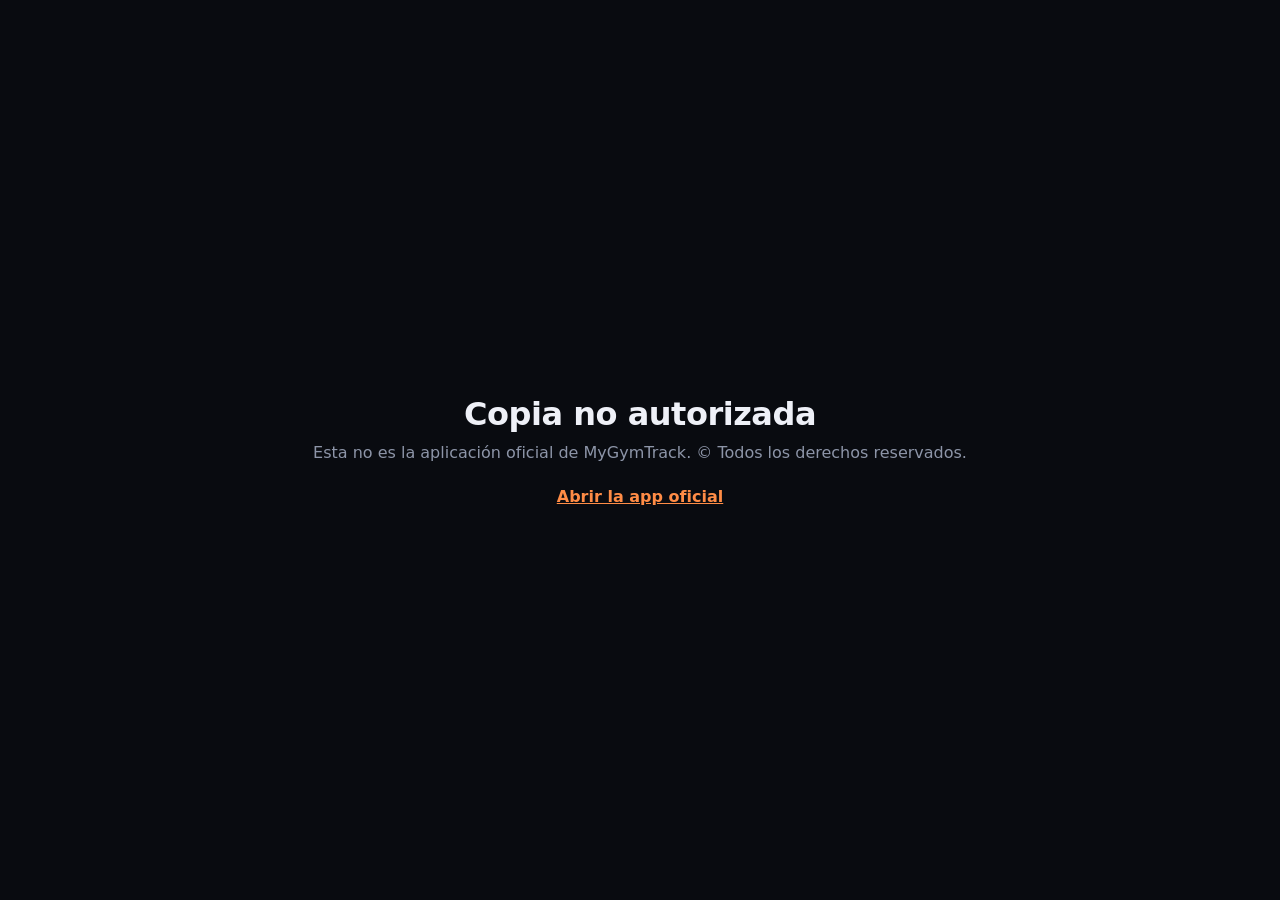
<file: index.html>
<!DOCTYPE html>
<html lang="es">
<head>
<meta charset="UTF-8">
<meta name="viewport" content="width=device-width, initial-scale=1, maximum-scale=1, viewport-fit=cover">
<meta name="theme-color" content="#090b10">
<meta name="mobile-web-app-capable" content="yes">
<meta name="apple-mobile-web-app-capable" content="yes">
<meta name="apple-mobile-web-app-status-bar-style" content="black-translucent">
<title>MyGymTrack</title>
<style>html{background:#090b10}</style>
<script>
(function () {
  try {
    var s = JSON.parse(localStorage.getItem('gt_settings') || '{}');
    var p = s.themeScheme;
    var light = p === 'claro' || (p === 'auto' && window.matchMedia && window.matchMedia('(prefers-color-scheme: light)').matches);
    if (light) {
      document.documentElement.setAttribute('data-scheme', 'light');
      document.documentElement.style.background = '#eef0f6';
      document.documentElement.style.colorScheme = 'light';
      var m = document.querySelector('meta[name="theme-color"]'); if (m) m.setAttribute('content', '#eef0f6');
    }
  } catch (e) {}
})();
</script>
<link rel="manifest" href="manifest.json">
<link rel="icon" href="icons/logo-192.png?v=92">
<meta name="apple-mobile-web-app-title" content="MyGymTrack">
<meta name="format-detection" content="telephone=no">
<link rel="apple-touch-icon" href="icons/apple-touch-icon.png?v=92">
<link rel="apple-touch-icon" sizes="152x152" href="icons/apple-touch-icon-152.png?v=92">
<link rel="apple-touch-icon" sizes="167x167" href="icons/apple-touch-icon-167.png?v=92">
<link rel="apple-touch-icon" sizes="180x180" href="icons/apple-touch-icon.png?v=92">
<link rel="stylesheet" href="css/styles.css?v=92">
</head>
<body>


<script src="js/errlog.js?v=92"></script>
<script src="js/intro.js?v=92"></script>

<div class="bg-glow" id="bgGlow" data-motion="lava" aria-hidden="true"><i></i><i></i><i></i><i></i><i></i></div>

<div id="app">
  <header class="app-header">
    <div class="title-row">
      <div class="brand">
        <svg class="brand-logo" viewBox="0 0 100 100" width="40" height="40" role="img" aria-label="MyGymTrack">
          <defs>
            <linearGradient id="blBg" x1="0" y1="0" x2="1" y2="1"><stop offset="0" stop-color="#1e2233"/><stop offset=".7" stop-color="#0c0e15"/><stop offset="1" stop-color="#2a1631"/></linearGradient>
            <linearGradient id="blCh" x1="0" y1="0" x2="0" y2="1"><stop offset="0" stop-color="#fafbff"/><stop offset=".18" stop-color="#cdd3e0"/><stop offset=".5" stop-color="#78809a"/><stop offset=".52" stop-color="#5c6376"/><stop offset=".85" stop-color="#a8afc0"/><stop offset="1" stop-color="#e2e6f0"/></linearGradient>
            <linearGradient id="blHd" x1="0" y1="0" x2="0" y2="1"><stop offset="0" stop-color="#686e84"/><stop offset=".12" stop-color="#464b5e"/><stop offset=".5" stop-color="#222632"/><stop offset="1" stop-color="#0e1018"/></linearGradient>
            <linearGradient id="blHi" x1="0" y1="0" x2="0" y2="1"><stop offset="0" stop-color="#565c72"/><stop offset=".3" stop-color="#2c303e"/><stop offset="1" stop-color="#101219"/></linearGradient>
            <linearGradient id="blAc" x1="0" y1="0" x2="0" y2="1"><stop offset="0" stop-color="#ff8c46"/><stop offset="1" stop-color="#ff3478"/></linearGradient>
          </defs>
          <rect width="100" height="100" rx="24" fill="url(#blBg)"/>
          <g transform="rotate(-35 50 50)">
            <rect x="32.99" y="45.41" width="34.01" height="9.18" rx="2.69" fill="url(#blCh)"/>
            <rect x="42.84" y="46.04" width="0.4" height="7.91" fill="#98a0b4"/>
            <rect x="44.58" y="46.04" width="0.4" height="7.91" fill="#98a0b4"/>
            <rect x="46.32" y="46.04" width="0.4" height="7.91" fill="#98a0b4"/>
            <rect x="48.06" y="46.04" width="0.4" height="7.91" fill="#98a0b4"/>
            <rect x="49.80" y="46.04" width="0.4" height="7.91" fill="#98a0b4"/>
            <rect x="51.54" y="46.04" width="0.4" height="7.91" fill="#98a0b4"/>
            <rect x="53.28" y="46.04" width="0.4" height="7.91" fill="#98a0b4"/>
            <rect x="55.02" y="46.04" width="0.4" height="7.91" fill="#98a0b4"/>
            <rect x="56.76" y="46.04" width="0.4" height="7.91" fill="#98a0b4"/>
            <rect x="30.22" y="41.14" width="3.56" height="17.72" rx="1.74" fill="url(#blCh)"/>
            <rect x="20.57" y="26.27" width="9.65" height="47.46" rx="4.11" fill="url(#blHd)"/>
            <rect x="21.21" y="27.06" width="8.38" height="45.88" rx="3.48" fill="url(#blHi)"/>
            <rect x="18.99" y="30.22" width="1.58" height="39.55" rx="0.79" fill="url(#blAc)"/>
            <rect x="13.46" y="33.07" width="5.54" height="33.86" rx="3.16" fill="url(#blHd)"/>
            <rect x="13.93" y="33.71" width="4.59" height="32.59" rx="2.69" fill="url(#blHi)"/>
            <rect x="66.22" y="41.14" width="3.56" height="17.72" rx="1.74" fill="url(#blCh)"/>
            <rect x="69.78" y="26.27" width="9.65" height="47.46" rx="4.11" fill="url(#blHd)"/>
            <rect x="70.41" y="27.06" width="8.38" height="45.88" rx="3.48" fill="url(#blHi)"/>
            <rect x="79.43" y="30.22" width="1.58" height="39.55" rx="0.79" fill="url(#blAc)"/>
            <rect x="81.01" y="33.07" width="5.54" height="33.86" rx="3.16" fill="url(#blHd)"/>
            <rect x="81.48" y="33.71" width="4.59" height="32.59" rx="2.69" fill="url(#blHi)"/>
            </g>
        </svg>
        <div>
          <h1 id="headerTitle">MyGymTrack</h1>
          <div class="subtitle" id="headerSubtitle"></div>
        </div>
      </div>
      <button class="header-btn" id="btnMore" aria-label="Más opciones">⚙️</button>
    </div>
  </header>

  <main id="viewRoot"></main>
</div>

<nav class="bottom-nav">
  <button class="nav-btn" data-view="hoy" aria-label="Hoy">
    <svg viewBox="0 0 24 24"><path d="M3 10.5 12 3l9 7.5V20a1 1 0 0 1-1 1h-5v-6H9v6H4a1 1 0 0 1-1-1z"/></svg>
    <span class="lbl">Hoy</span>
  </button>
  <button class="nav-btn" data-view="plan" aria-label="Plan">
    <svg viewBox="0 0 24 24"><rect x="3" y="5" width="18" height="16" rx="3.5"/><path d="M8 3v4M16 3v4M3 10.5h18"/></svg>
    <span class="lbl">Plan</span>
  </button>
  <button class="nav-btn" data-view="calorias" aria-label="Calorías">
    <svg viewBox="0 0 24 24"><path d="M12 3c.6 3.2 4.5 4.8 4.5 9.2a4.5 4.5 0 0 1-9 0c0-1.9.9-3.1 1.8-4 .2 1.2.9 1.9 1.7 2C11 8.4 10.9 5.4 12 3z"/></svg>
    <span class="lbl">Calorías</span>
  </button>
  <button class="nav-btn" data-view="progreso" aria-label="Progreso">
    <svg viewBox="0 0 24 24"><path d="M3 3v18h18"/><path d="m7 15 4-5 3.5 3L20 6.5"/></svg>
    <span class="lbl">Progreso</span>
  </button>
  <button class="nav-btn" data-view="mas" aria-label="Más">
    <svg viewBox="0 0 24 24"><circle cx="5" cy="12" r="1.4"/><circle cx="12" cy="12" r="1.4"/><circle cx="19" cy="12" r="1.4"/></svg>
    <span class="lbl">Más</span>
  </button>
</nav>

<script src="js/lib/xlsx.min.js?v=92"></script>
<script src="js/db.js?v=92"></script>
<script src="js/utils.js?v=92"></script>
<script src="js/units.js?v=92"></script>
<script src="js/perf.js?v=92"></script>
<script src="js/theme.js?v=92"></script>
<script src="js/metrics.js?v=92"></script>
<script src="js/celebrate.js?v=92"></script>
<script src="js/progression.js?v=92"></script>
<script src="js/gamify.js?v=92"></script>
<script src="js/backup.js?v=92"></script>
<script src="js/autoBackup.js?v=92"></script>
<script src="js/cloud.js?v=92"></script>
<script src="js/weekly.js?v=92"></script>
<script src="js/muscles.js?v=92"></script>
<script src="js/plates.js?v=92"></script>
<script src="js/unitfix.js?v=92"></script>
<script src="js/config.js?v=92"></script>
<script src="js/guard.js?v=92"></script>
<script src="js/warmup.js?v=92"></script>
<script src="js/prcalc.js?v=92"></script>
<script src="js/share.js?v=92"></script>
<script src="js/routineShare.js?v=92"></script>
<script src="js/stories.js?v=92"></script>
<script src="js/records.js?v=92"></script>
<script src="js/photos.js?v=92"></script>
<script src="js/timer.js?v=92"></script>
<script src="js/modal.js?v=92"></script>
<script src="js/exercises.js?v=92"></script>
<script src="js/exSearch.js?v=92"></script>
<script src="js/exPicker.js?v=92"></script>
<script src="js/tutorial.js?v=92"></script>
<script src="js/anim.js?v=92"></script>
<script src="js/motions.js?v=92"></script>
<script src="js/guideText.js?v=92"></script>
<script src="js/guide.js?v=92"></script>
<script src="js/programs.js?v=92"></script>
<script src="js/nutrition.js?v=92"></script>
<script src="js/foodMore.js?v=92"></script>
<script src="js/foodDb.js?v=92"></script>
<script src="js/labelScan.js?v=92"></script>
<script src="js/barcode.js?v=92"></script>
<script src="js/excelBackup.js?v=92"></script>
<script src="js/views/today.js?v=92"></script>
<script src="js/views/plan.js?v=92"></script>
<script src="js/views/setForm.js?v=92"></script>
<script src="js/views/workout.js?v=92"></script>
<script src="js/fx.js?v=92"></script>
<script src="js/energy.js?v=92"></script>
<script src="js/activity.js?v=92"></script>
<script src="js/treats.js?v=92"></script>
<script src="js/menus.js?v=92"></script>
<script src="js/diet.js?v=92"></script>
<script src="js/views/calories.js?v=92"></script>
<script src="js/views/mealplan.js?v=92"></script>
<script src="js/friends.js?v=92"></script>
<script src="js/lifts.js?v=92"></script>
<script src="js/leaderboard.js?v=92"></script>
<script src="js/welcome.js?v=92"></script>
<script src="js/feedback.js?v=92"></script>
<script src="js/privacy.js?v=92"></script>
<script src="js/admin.js?v=92"></script>
<script src="js/views/measurements.js?v=92"></script>
<script src="js/views/stats.js?v=92"></script>
<script src="js/views/rewards.js?v=92"></script>
<script src="js/views/progress.js?v=92"></script>
<script src="js/views/more.js?v=92"></script>
<script src="js/views/calculator.js?v=92"></script>
<script src="js/app.js?v=92"></script>
</body>
</html>
</file>
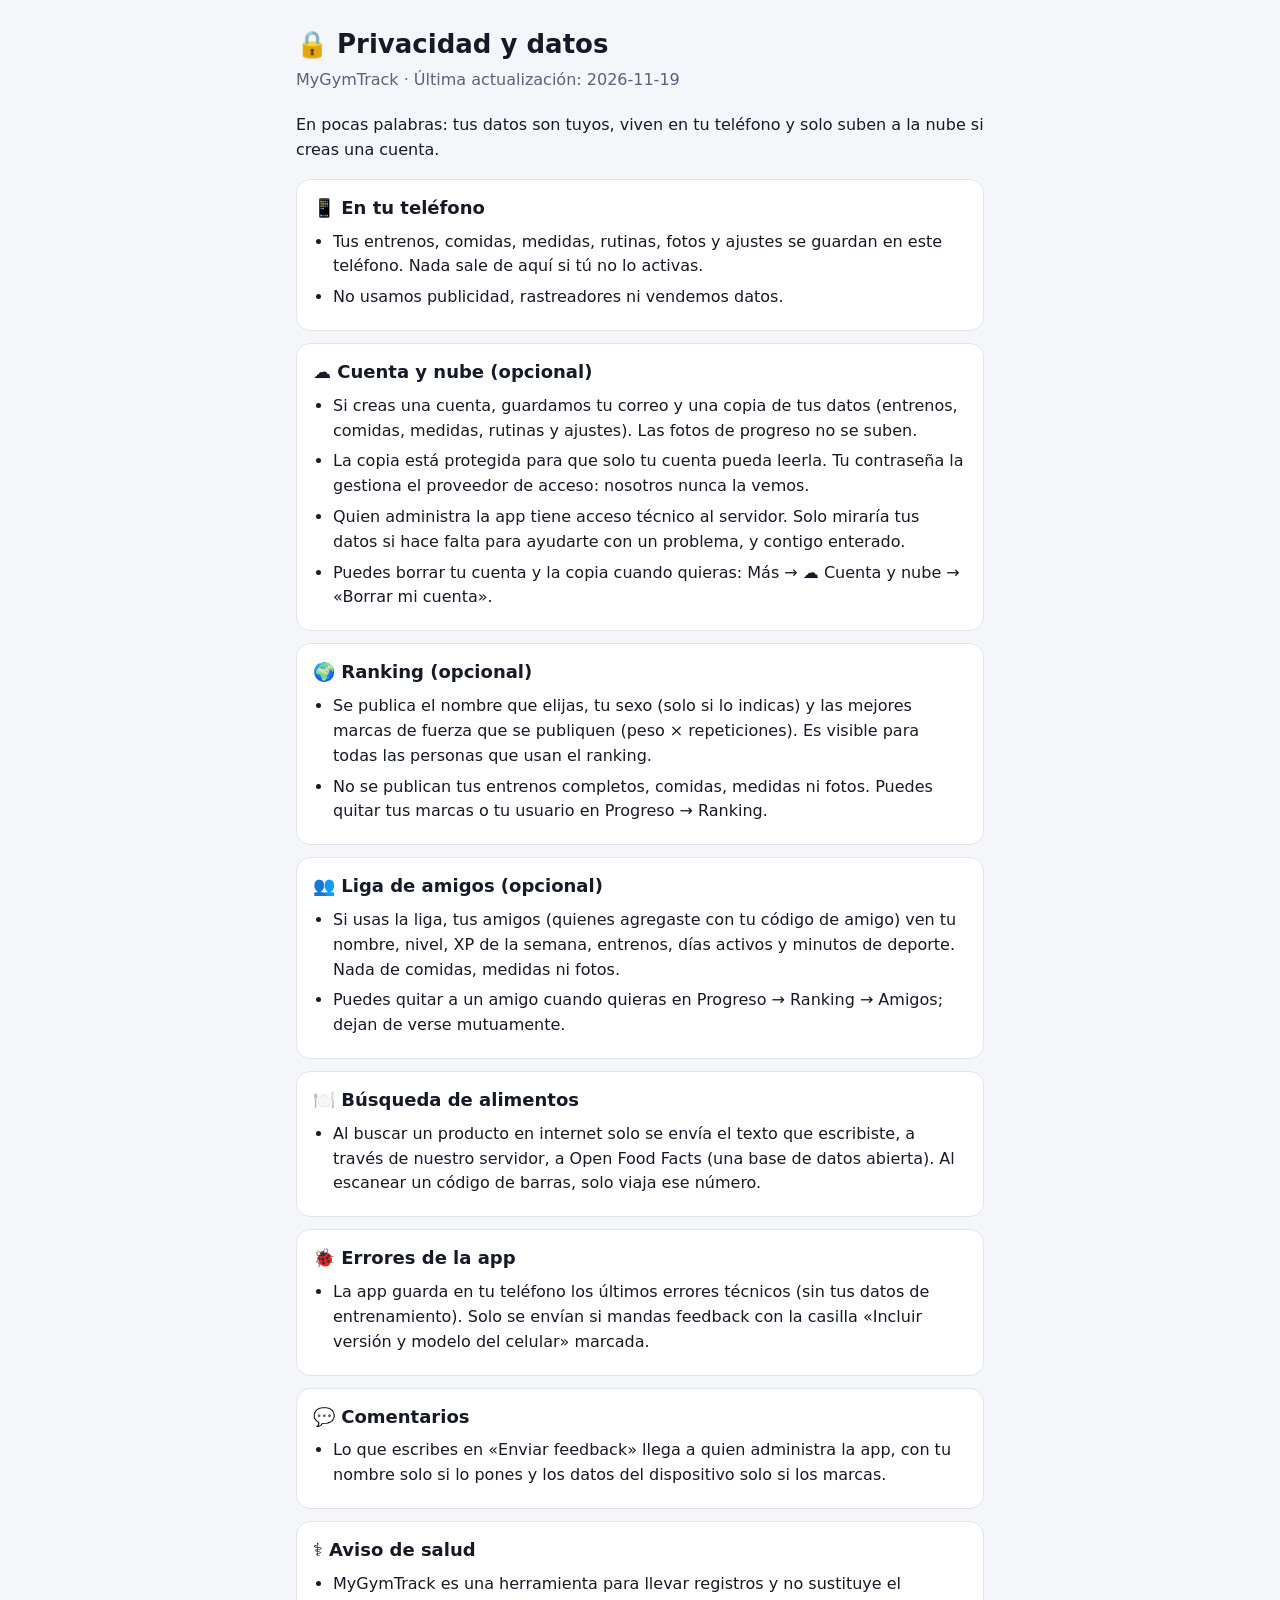
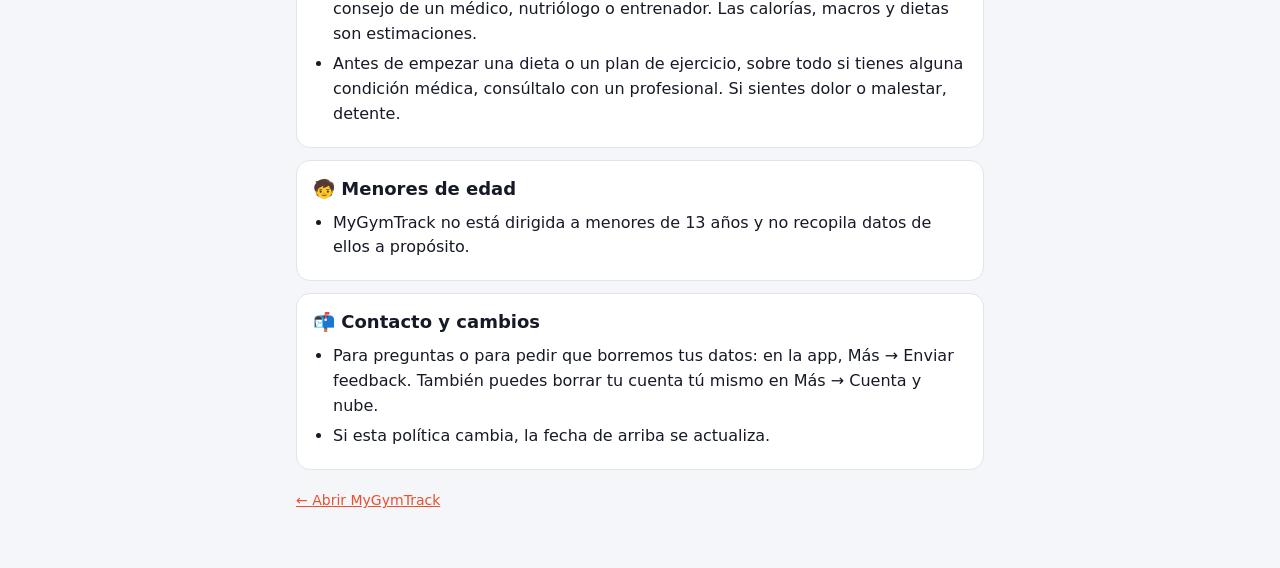
<file: privacy.html>
<!DOCTYPE html>
<html lang="es">
<head>
<meta charset="UTF-8">
<meta name="viewport" content="width=device-width, initial-scale=1">
<meta name="robots" content="index,follow">
<title>Privacidad · MyGymTrack</title>
<style>
  :root{color-scheme:light dark;--bg:#f5f6fa;--fg:#161a26;--dim:#5b6278;--card:#fff;--line:#e1e4ee;--accent:#e8502e}
  @media (prefers-color-scheme:dark){:root{--bg:#090b10;--fg:#eef0f7;--dim:#9aa2b8;--card:#141824;--line:#262c3d;--accent:#ff8c46}}
  *{box-sizing:border-box}
  body{margin:0;background:var(--bg);color:var(--fg);font:16px/1.55 system-ui,-apple-system,Segoe UI,Roboto,sans-serif}
  main{max-width:720px;margin:0 auto;padding:24px 16px 56px}
  h1{font-size:26px;margin:0 0 4px}
  h2{font-size:18px;margin:0 0 8px}
  .sub{color:var(--dim);margin:0 0 20px}
  section{background:var(--card);border:1px solid var(--line);border-radius:14px;padding:14px 16px;margin:0 0 12px}
  ul{margin:0;padding-left:20px}
  li{margin:6px 0}
  a{color:var(--accent)}
  footer{color:var(--dim);font-size:14px;margin-top:20px}
</style>
</head>
<body>
<main>
  <h1>🔒 Privacidad y datos</h1>
  <p class="sub">MyGymTrack · Última actualización: 2026-11-19</p>
  <p>En pocas palabras: tus datos son tuyos, viven en tu teléfono y solo suben a la nube si creas una cuenta.</p>
  <section>
    <h2>📱 En tu teléfono</h2>
    <ul>
      <li>Tus entrenos, comidas, medidas, rutinas, fotos y ajustes se guardan en este teléfono. Nada sale de aquí si tú no lo activas.</li>
      <li>No usamos publicidad, rastreadores ni vendemos datos.</li>
    </ul>
  </section>
  <section>
    <h2>☁️ Cuenta y nube (opcional)</h2>
    <ul>
      <li>Si creas una cuenta, guardamos tu correo y una copia de tus datos (entrenos, comidas, medidas, rutinas y ajustes). Las fotos de progreso no se suben.</li>
      <li>La copia está protegida para que solo tu cuenta pueda leerla. Tu contraseña la gestiona el proveedor de acceso: nosotros nunca la vemos.</li>
      <li>Quien administra la app tiene acceso técnico al servidor. Solo miraría tus datos si hace falta para ayudarte con un problema, y contigo enterado.</li>
      <li>Puedes borrar tu cuenta y la copia cuando quieras: Más → ☁️ Cuenta y nube → «Borrar mi cuenta».</li>
    </ul>
  </section>
  <section>
    <h2>🌍 Ranking (opcional)</h2>
    <ul>
      <li>Se publica el nombre que elijas, tu sexo (solo si lo indicas) y las mejores marcas de fuerza que se publiquen (peso × repeticiones). Es visible para todas las personas que usan el ranking.</li>
      <li>No se publican tus entrenos completos, comidas, medidas ni fotos. Puedes quitar tus marcas o tu usuario en Progreso → Ranking.</li>
    </ul>
  </section>
  <section>
    <h2>👥 Liga de amigos (opcional)</h2>
    <ul>
      <li>Si usas la liga, tus amigos (quienes agregaste con tu código de amigo) ven tu nombre, nivel, XP de la semana, entrenos, días activos y minutos de deporte. Nada de comidas, medidas ni fotos.</li>
      <li>Puedes quitar a un amigo cuando quieras en Progreso → Ranking → Amigos; dejan de verse mutuamente.</li>
    </ul>
  </section>
  <section>
    <h2>🍽️ Búsqueda de alimentos</h2>
    <ul>
      <li>Al buscar un producto en internet solo se envía el texto que escribiste, a través de nuestro servidor, a Open Food Facts (una base de datos abierta). Al escanear un código de barras, solo viaja ese número.</li>
    </ul>
  </section>
  <section>
    <h2>🐞 Errores de la app</h2>
    <ul>
      <li>La app guarda en tu teléfono los últimos errores técnicos (sin tus datos de entrenamiento). Solo se envían si mandas feedback con la casilla «Incluir versión y modelo del celular» marcada.</li>
    </ul>
  </section>
  <section>
    <h2>💬 Comentarios</h2>
    <ul>
      <li>Lo que escribes en «Enviar feedback» llega a quien administra la app, con tu nombre solo si lo pones y los datos del dispositivo solo si los marcas.</li>
    </ul>
  </section>
  <section>
    <h2>⚕️ Aviso de salud</h2>
    <ul>
      <li>MyGymTrack es una herramienta para llevar registros y no sustituye el consejo de un médico, nutriólogo o entrenador. Las calorías, macros y dietas son estimaciones.</li>
      <li>Antes de empezar una dieta o un plan de ejercicio, sobre todo si tienes alguna condición médica, consúltalo con un profesional. Si sientes dolor o malestar, detente.</li>
    </ul>
  </section>
  <section>
    <h2>🧒 Menores de edad</h2>
    <ul><li>MyGymTrack no está dirigida a menores de 13 años y no recopila datos de ellos a propósito.</li></ul>
  </section>
  <section>
    <h2>📬 Contacto y cambios</h2>
    <ul>
      <li>Para preguntas o para pedir que borremos tus datos: en la app, Más → Enviar feedback. También puedes borrar tu cuenta tú mismo en Más → Cuenta y nube.</li>
      <li>Si esta política cambia, la fecha de arriba se actualiza.</li>
    </ul>
  </section>
  <footer><a href="./">← Abrir MyGymTrack</a></footer>
</main>
</body>
</html>
</file>
